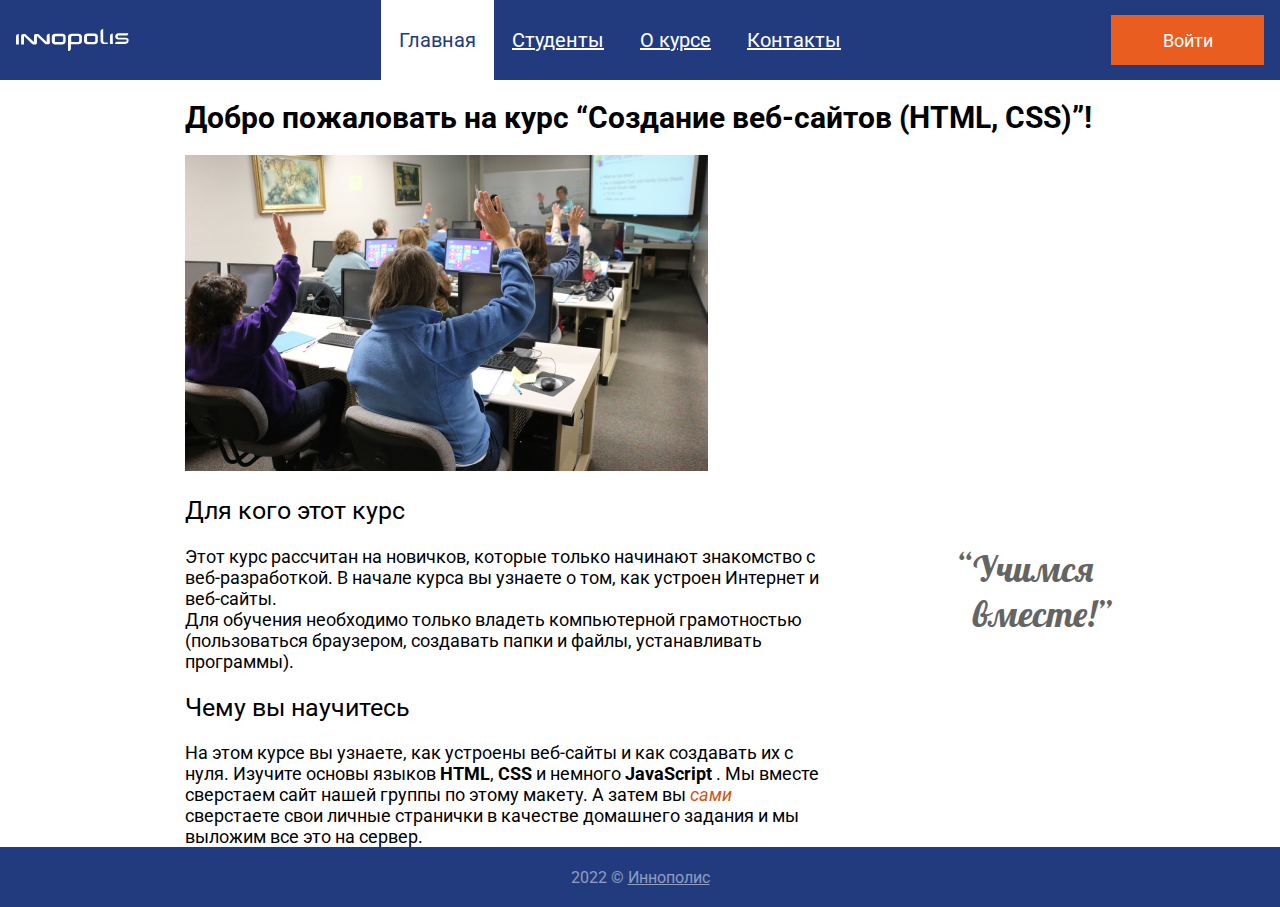
<file: index.html>
<!DOCTYPE html>
<html lang="ru">
<head>
    <meta charset="UTF-8">
    <meta name="viewport" content="width=device-width, initial-scale=1.0">
    <title>Сайт группы</title>
    <link rel="stylesheet" href="css/style.css">
    <link rel="preconnect" href="https://fonts.googleapis.com">
<link rel="preconnect" href="https://fonts.gstatic.com" crossorigin>
<link href="https://fonts.googleapis.com/css2?family=Lobster&family=Roboto:ital,wght@0,400;0,700;1,400&display=swap" rel="stylesheet">
<script defer src="js/login-popup.js"></script>
</head>
<body class="page">
    <header class="header">
        <img  class="site-logo" src="img/logo.svg" alt="Логотип">
        <ul class="site-menu">
            <li> <a class="menu-link active-link"   href="#">Главная</a></li>
            <li> <a class="menu-link"  href="pages/students.html">Студенты</a></li> 
            <li> <a class="menu-link"  href="pages/about.html">О курсе</a></li>
            <li> <a class="menu-link"  href="pages/contact.html"> Контакты</a></li>
        </ul>
        <a class="login-button" href="login.html">Войти</a>
        <div class="login-popup" >
            <h2 class="login-heading">Войти на сайт</h2>
            <form class="login-form" action="#" method="get">
                <input class="login-input" name="login" type="text" placeholder="Логин" required="">
                <input class="password-input" name="password" type="password" placeholder="Пароль" required="">
                <button class="popup-button" type="submit">Войти</button>
            </form>
        </div>
    </header>
    <main class="main">
        <h1 class="main-heading">Добро пожаловать на курс “Создание веб-сайтов (HTML, CSS)”!</h1>
         <img class="class-photo" src="img/class.jpg" alt="Фото компьютерного класса" width="523" height="316">
        <h2>Для кого этот курс</h2>
       <div class="intro-wrapper">
        <p class="intro-text">Этот курс рассчитан на новичков, которые только начинают знакомство с веб-разработкой. В начале курса вы узнаете о том, как устроен Интернет и веб-сайты.<br>
        Для обучения необходимо только владеть компьютерной грамотностью (пользоваться браузером, создавать папки и файлы, устанавливать программы).</p>
        <aside class="intro-aside">
            <blockquote>Учимся <br> вместе!</blockquote>
        </aside>
        </div>

        <h2>Чему вы научитесь</h2>
        <p class="intro-text">На этом курсе вы узнаете, как устроены веб-сайты и как создавать их с нуля. Изучите основы языков <strong>HTML</strong>, <strong>CSS</strong> и немного <strong>JavaScript</strong> . Мы вместе сверстаем сайт нашей группы по этому макету. А затем вы <em>сами</em> сверстаете свои личные странички в качестве домашнего задания и мы выложим все это на сервер.</p>
        </main>
    <footer class="footer">
        <p class="copywrite">2022	&copy; <a class="innop-link" href="https://innopolis.com/">Иннополис</a></p>
    </footer>


</body>
</file>
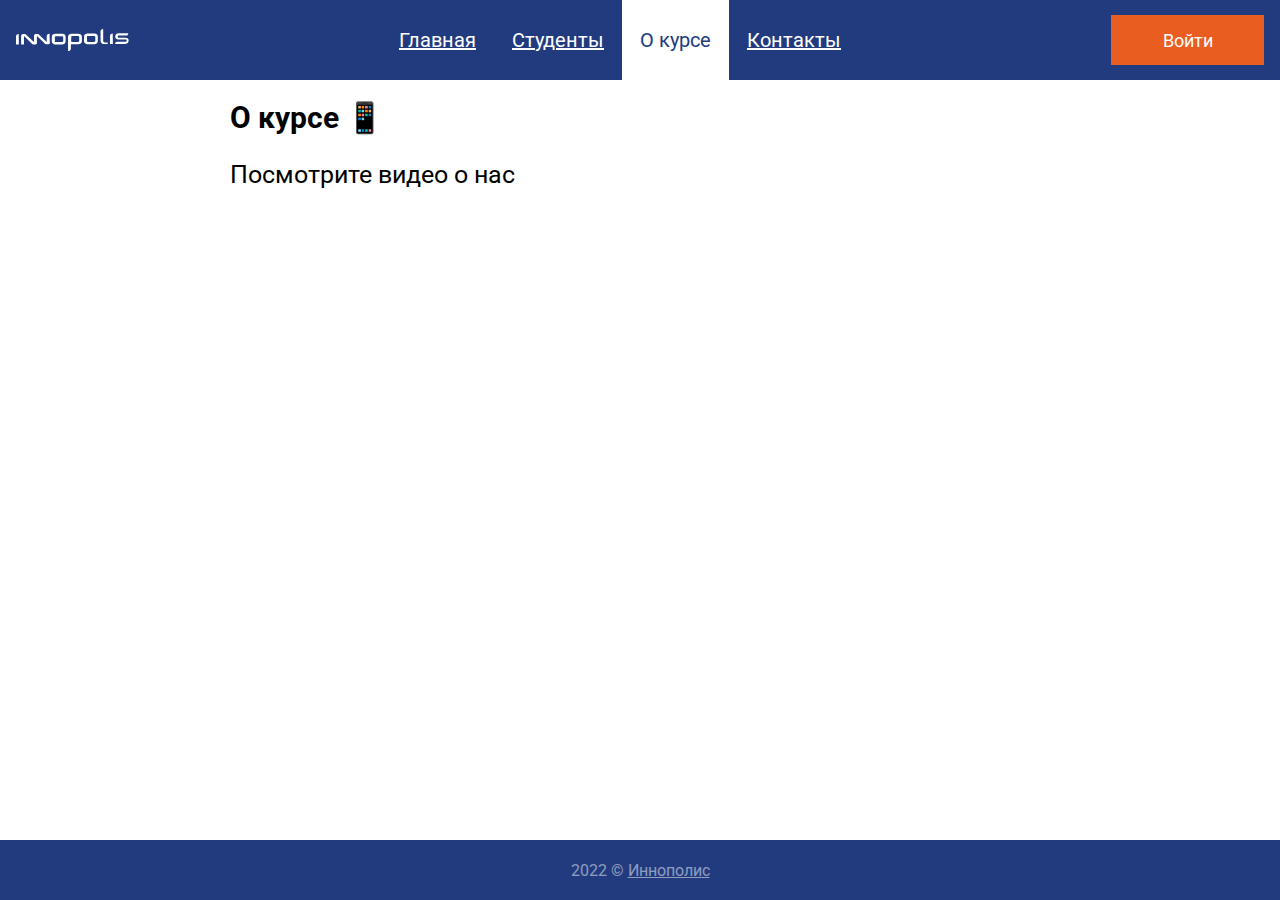
<file: pages/about.html>
<!DOCTYPE html>
<html lang="ru">
<head>
    <meta charset="UTF-8">
    <meta name="viewport" content="width=device-width, initial-scale=1.0">
    <title>О курсе-Сайт группы</title>
    <link rel="stylesheet" href="../css/style.css">
    <link rel="preconnect" href="https://fonts.googleapis.com">
<link rel="preconnect" href="https://fonts.gstatic.com" crossorigin>
<link href="https://fonts.googleapis.com/css2?family=Roboto:ital,wght@0,400;0,700;1,400&display=swap" rel="stylesheet">
<script defer src="../js/login-popup.js"></script>
</head>
<body class="page">
    <header class="header">
        <img  class="site-logo" src="../img/logo.svg" alt="Логотип">
        <ul class="site-menu">
            <li> <a class="menu-link "   href="../index.html">Главная</a></li>
            <li> <a class="menu-link "  href="students.html">Студенты</a></li> 
            <li> <a class="menu-link active-link"  href="#">О курсе</a></li>
            <li> <a class="menu-link"  href="contact.html"> Контакты</a></li>
        </ul>
        <a class="login-button" href="login.html">Войти</a>
        <div class="login-popup" >
            <h2 class="login-heading">Войти на сайт</h2>
            <form class="login-form" action="#" method="get">
                <input class="login-input" name="login" type="text" placeholder="Логин" required="">
                <input class="password-input" name="password" type="password" placeholder="Пароль" required="">
                <button class="popup-button" type="submit">Войти</button>
            </form>
        </div>
    </header>
    <main class="main main-about">
        <h1 class="main-heading">О курсе 📱</h1>
        <p class="about-text">Посмотрите видео о нас</p>
        <iframe class="about-video" width="560" height="315" src="https://www.youtube.com/embed/B9E8I0NUwbs" title="YouTube video player" frameborder="0" allow="accelerometer; autoplay; clipboard-write; encrypted-media; gyroscope; picture-in-picture" allowfullscreen></iframe>
    </main>
    <footer class="footer">
        <p class="copywrite">2022	&copy; <a class="innop-link" href="https://innopolis.com/">Иннополис</a></p>
    </footer>


</body>
</file>
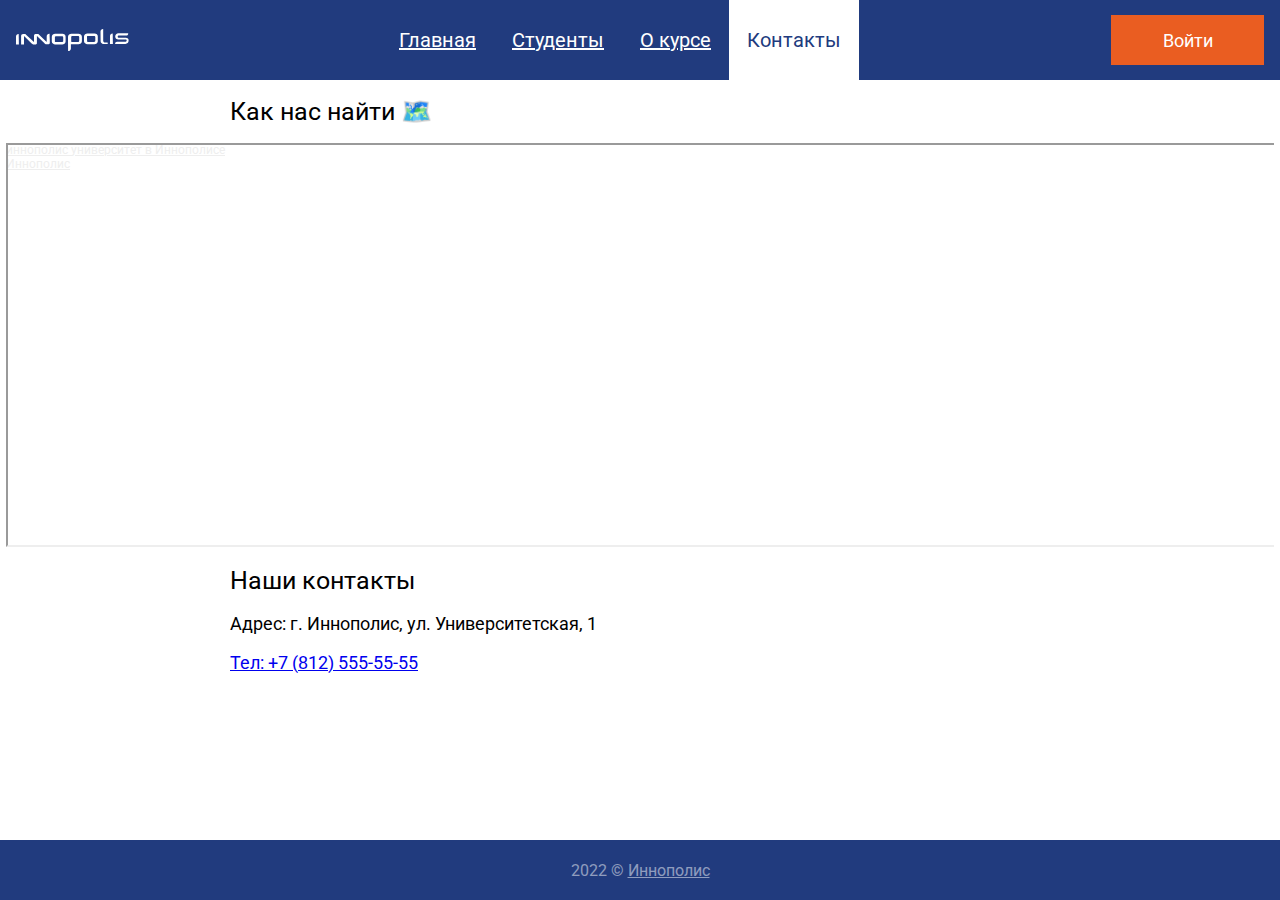
<file: pages/contact.html>
<!DOCTYPE html>
<html lang="ru">
<head>
    <meta charset="UTF-8">
    <meta name="viewport" content="width=device-width, initial-scale=1.0">
    <title>Контакты-Сайт группы</title>
    <link rel="stylesheet" href="../css/style.css">
    <link rel="preconnect" href="https://fonts.googleapis.com">
<link rel="preconnect" href="https://fonts.gstatic.com" crossorigin>
<link href="https://fonts.googleapis.com/css2?family=Roboto:ital,wght@0,400;0,700;1,400&display=swap" rel="stylesheet">
<script defer src="../js/login-popup.js"></script>
</head>
<body class="page">
    <header class="header">
        <img  class="site-logo" src="../img/logo.svg" alt="Логотип">
        <ul class="site-menu">
            <li> <a class="menu-link"   href="../index.html">Главная</a></li>
            <li> <a class="menu-link"  href="students.html">Студенты</a></li> 
            <li> <a class="menu-link"  href="about.html">О курсе</a></li>
            <li> <a class="menu-link active-link"  href="#"> Контакты</a></li>
        </ul>
        <a class="login-button" href="login.html">Войти</a>
        <div class="login-popup" >
            <h2 class="login-heading">Войти на сайт</h2>
            <form class="login-form" action="#" method="get">
                <input class="login-input" name="login" type="text" placeholder="Логин" required="">
                <input class="password-input" name="password" type="password" placeholder="Пароль" required="">
                <button class="popup-button" type="submit">Войти</button>
            </form>
        </div>
    </header>
    <main class="main contacts-about">
        <h1 class="main-heading contacts-heading">Как нас найти 🗺️️</h1>
        <div style="position:relative;overflow:hidden;"><a href="https://yandex.ru/maps/121642/innopolis/search/%D0%B8%D0%BD%D0%BD%D0%BE%D0%BF%D0%BE%D0%BB%D0%B8%D1%81%20%D1%83%D0%BD%D0%B8%D0%B2%D0%B5%D1%80%D1%81%D0%B8%D1%82%D0%B5%D1%82/?utm_medium=mapframe&utm_source=maps" style="color:#eee;font-size:12px;position:absolute;top:0px;">иннополис университет в Иннополисе</a><a href="https://yandex.ru/maps/121642/innopolis/?utm_medium=mapframe&utm_source=maps" style="color:#eee;font-size:12px;position:absolute;top:14px;">Иннополис</a><iframe class="contacts-maps" src="https://yandex.ru/map-widget/v1/-/CCUZ6ZRWxA" width="560" height="400" frameborder="1" allowfullscreen="true" style="position:relative; width: 100%;"></iframe></div>
        <h2 class="contacts-text">Наши контакты</h2>
        <address class="contacts-address">
           <p> Адрес: г. Иннополис, ул. Университетская, 1</p>
            <a class="contacts-tel" href="tel:+78125555555">Тел: +7 (812) 555-55-55 </a>
        </address>
    </main>
    <footer class="footer">
        <p class="copywrite">2022	&copy; <a class="innop-link" href="https://innopolis.com/">Иннополис</a></p>
    </footer>

</body>
</file>
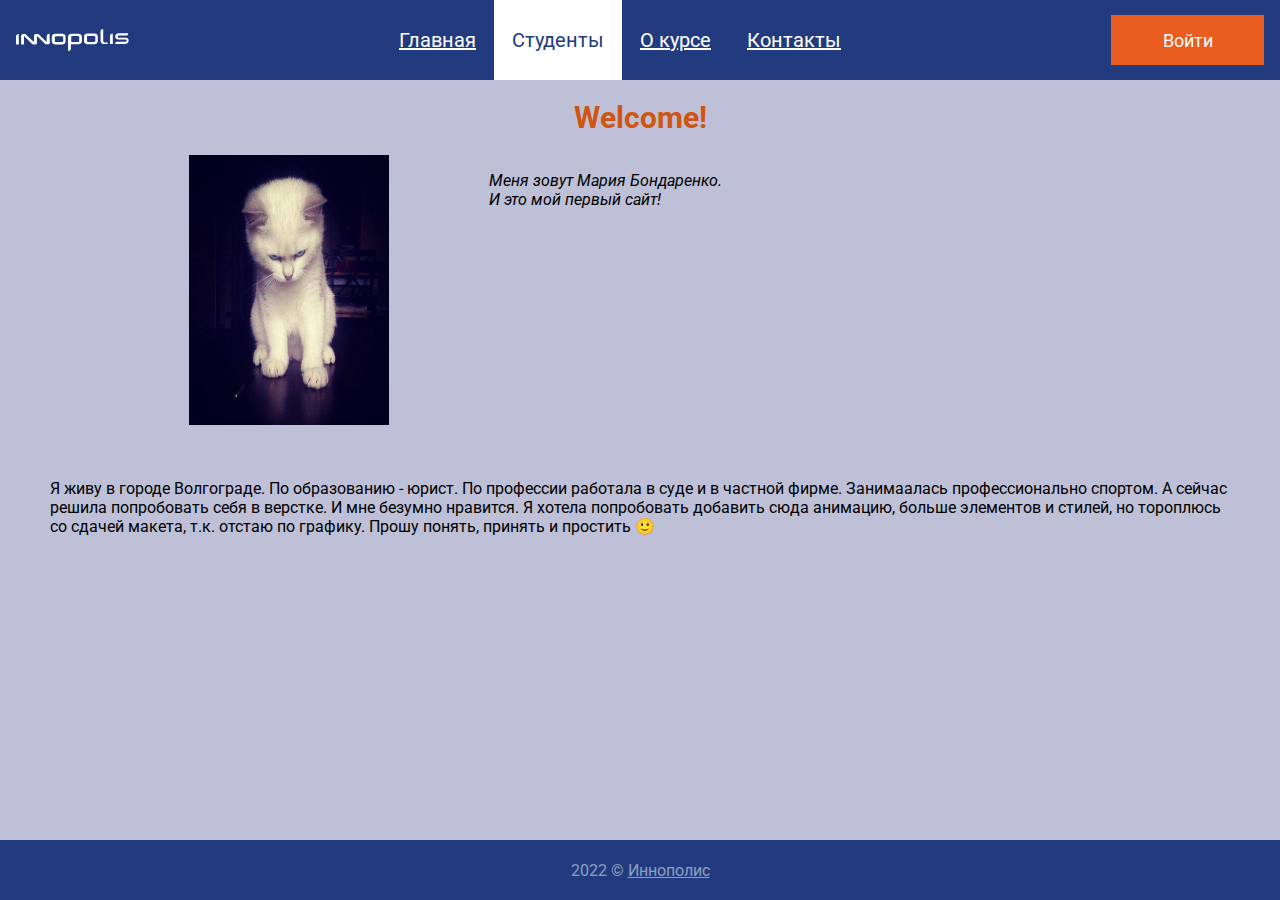
<file: pages/my-page.html>
<!DOCTYPE html>
<html lang="ru">
<head>
    <meta charset="UTF-8">
    <meta name="viewport" content="width=device-width, initial-scale=1.0">
    <title>Сайт группы</title>
    <link rel="stylesheet" href="../css/style.css">
    <link rel="preconnect" href="https://fonts.googleapis.com">
<link rel="preconnect" href="https://fonts.gstatic.com" crossorigin>
<link href="https://fonts.googleapis.com/css2?family=Roboto:ital,wght@0,400;0,700;1,400&display=swap" rel="stylesheet">
<script defer src="../js/login-popup.js"></script>
</head>
<body class="page">
    <header class="header">
        <img  class="site-logo" src="../img/logo.svg" alt="Логотип">
        <ul class="site-menu">
            <li> <a class="menu-link"   href="../index.html">Главная</a></li>
            <li> <a class="menu-link active-link"  href="students.html">Студенты</a></li> 
            <li> <a class="menu-link"  href="about.html">О курсе</a></li>
            <li> <a class="menu-link"  href="contact.html"> Контакты</a></li>
        </ul>
        <a class="login-button" href="login.html">Войти</a>
        <div class="login-popup" >
            <h2 class="login-heading">Войти на сайт</h2>
            <form class="login-form" action="#" method="get">
                <input class="login-input" name="login" type="text" placeholder="Логин" required="">
                <input class="password-input" name="password" type="password" placeholder="Пароль" required="">
                <button class="popup-button" type="submit">Войти</button>
            </form>
        </div>
    </header>
    <main class="main mypage-main" >
        <h1 class="main-heading my-heading">Welcome! </h1>
       
        <div class="intro-wrapper about-me">
            <img class="photo page-photo" src="../img/IMG_0270.JPG" alt="Аватар студента" width="200" height="270">
            <p class="my-text"> <em>Меня зовут Мария Бондаренко. <br> И это мой первый сайт! </em></p>
            </div> 
            <p class="hope" > Я живу в городе Волгограде. По образованию - юрист. По профессии работала в суде и в частной фирме. Занимаалась профессионально спортом. А сейчас решила попробовать себя в верстке. И мне безумно нравится. Я хотела попробовать  добавить сюда анимацию, больше элементов и стилей, но тороплюсь со сдачей макета, т.к. отстаю по графику. Прошу понять, принять и простить &#128578; </p>
    </main>
    <footer class="footer">
        <p class="copywrite">2022	&copy; <a class="innop-link" href="https://innopolis.com/">Иннополис</a></p>
    </footer>


</body>
</file>
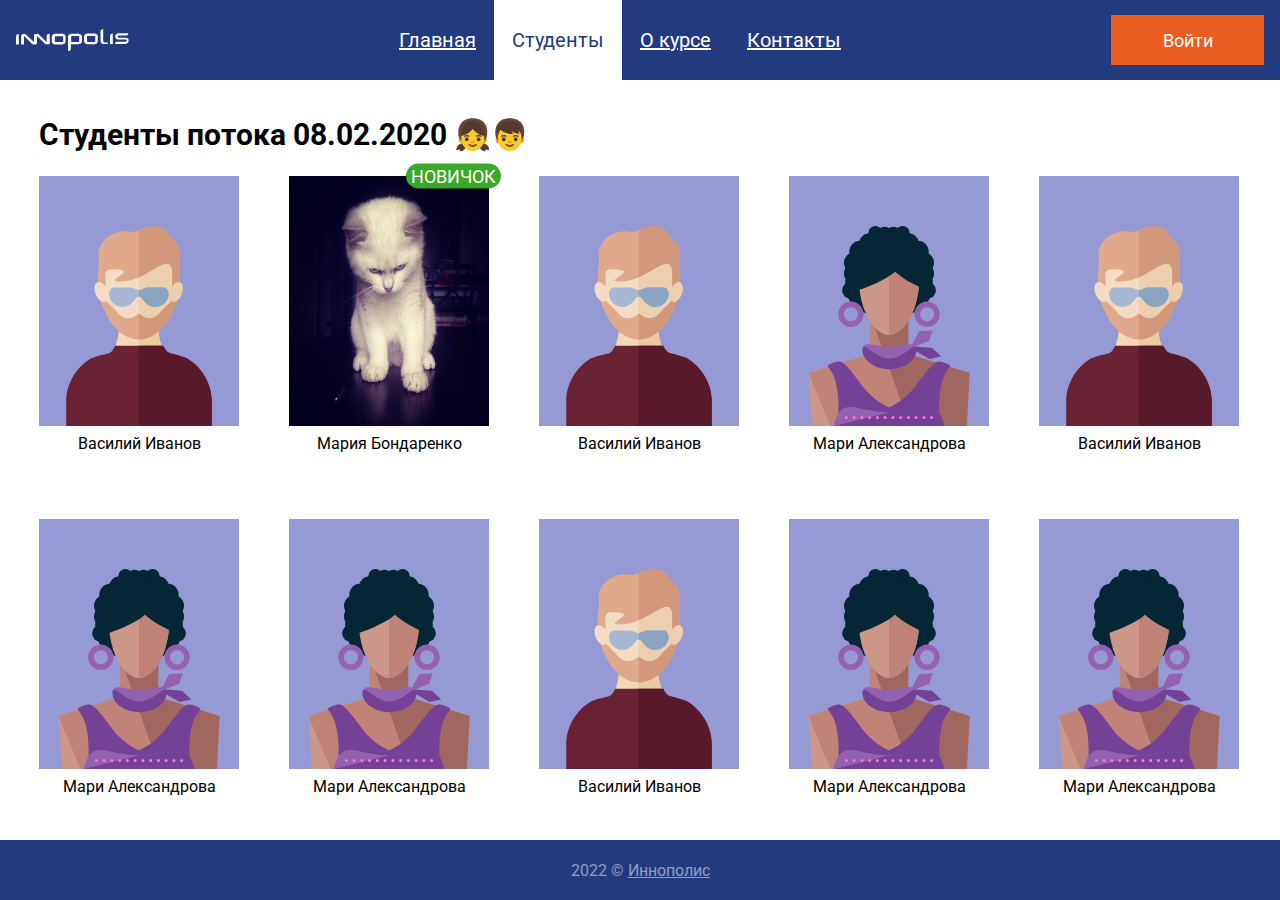
<file: pages/students.html>
<!DOCTYPE html>
<html lang="ru">
<head>
    <meta charset="UTF-8">
    <meta name="viewport" content="width=device-width, initial-scale=1.0">
    <title>Студенты-Сайт группы</title>
    <link rel="stylesheet" href="../css/style.css">
    <link rel="preconnect" href="https://fonts.googleapis.com">
<link rel="preconnect" href="https://fonts.gstatic.com" crossorigin>
<link href="https://fonts.googleapis.com/css2?family=Roboto:ital,wght@0,400;0,700;1,400&display=swap" rel="stylesheet">
<script defer src="../js/login-popup.js"></script>
</head>
<body class="page">
    <header class="header student-header">
        <img  class="site-logo" src="../img/logo.svg" alt="Логотип">
        <ul class="site-menu">
            <li> <a class="menu-link "   href="../index.html">Главная</a></li>
            <li> <a class="menu-link active-link"  href="#">Студенты</a></li> 
            <li> <a class="menu-link"  href="about.html">О курсе</a></li>
            <li> <a class="menu-link"  href="contact.html"> Контакты</a></li>
        </ul>
        <a class="login-button" href="login.html">Войти</a>
        <div class="login-popup" >
            <h2 class="login-heading">Войти на сайт</h2>
            <form class="login-form" action="#" method="get">
                <input class="login-input" name="login" type="text" placeholder="Логин" required="">
                <input class="password-input" name="password" type="password" placeholder="Пароль" required="">
                <button class="popup-button" type="submit">Войти</button>
            </form>
        </div>
    </header>
    <main class="main main-students">
        <h1 class="main-heading student-heading" > Студенты потока 08.02.2020 👧👦</h1>
        <div class="students">

            <a class="student-link" href="">
            <section class="student" >
                <img class="photo"  src="../img/avatar-man.svg" alt="Аватар студента" width="200" height="270">
                <p class="student-name">Василий Иванов</p>
            </section>
            </a>
            <a class="student-link" href="my-page.html">
            <section class="student">
                <img class="photo my-photo" src="../img/IMG_0270.JPG" alt="Аватар студента" width="200" height="270">
                <p class="student-name">Мария Бондаренко</p>
                <span class="student-new"> новичок</span> 
            </section>
            </a>
                <a class="student-link" href="">
            <section class="student">
                <img class="photo" src="../img/avatar-man.svg" alt="Аватар студента" width="200" height="270">
                <p class="student-name">Василий Иванов</p>
            </section>
            </a>
            <a class="student-link" href="">
            <section class="student">
                <img class="photo" src="../img/avatar-wooman.svg" alt="Аватар студента" width="200" height="270">
                <p class="student-name">Мари Александрова</p>
            </section>
            </a>
            <a class="student-link" href="">
            <section class="student">
                <img class="photo" src="../img/avatar-man.svg" alt="Аватар студента" width="200" height="270">
                <p class="student-name">Василий Иванов</p>
            </section>
            </a>
            <a class="student-link" href="">
            <section class="student">
                <img class="photo" src="../img/avatar-wooman.svg" alt="Аватар студента" width="200" height="270">
                <p class="student-name">Мари Александрова</p>
            </section>
            </a>
            <a class="student-link" href="">
            <section class="student">
                    <img class="photo" src="../img/avatar-wooman.svg" alt="Аватар студента" width="200" height="270">
                    <p class="student-name">Мари Александрова</p>
            </section>
             </a>
            <a class="student-link" href="">
            <section class="student">
                    <img class="photo" src="../img/avatar-man.svg" alt="Аватар студента" width="200" height="270">
                    <p class="student-name">Василий Иванов</p>
             </section>
            </a>
            <a class="student-link" href="">
            <section class="student">
                    <img class="photo" src="../img/avatar-wooman.svg" alt="Аватар студента" width="200" height="270">
                    <p class="student-name">Мари Александрова</p>
            </section>
            </a>
            <a class="student-link" href="">
            <section class="student">
                        <img class="photo" src="../img/avatar-wooman.svg" alt="Аватар студента" width="200" height="270">
                        <p class="student-name">Мари Александрова</p>
             </section>
            </a>          
               
                       
        </div>
    </main>
    <footer class="footer">
        <p class="copywrite">2022	&copy; <a class="innop-link" href="https://innopolis.com/">Иннополис</a></p>
    </footer>


</body>
</file>
<file: css/style.css>
.page{
    display: flex;
    flex-direction: column;
    min-height: 100vh;
    font-family: 'Roboto',sans-serif;
    margin: 0;
}

.header{
    box-sizing:border-box ;
    width: 100%;
    max-width: 1300px; 
    margin: 0 auto;
    padding:0 16px;
    min-height: 80px;
    display: flex;
    flex-wrap: wrap;
    justify-content: space-between;
    align-items: center;
    background-color:#213B7E ;
}


.site-menu{
    align-self: stretch;
    display: flex;
    flex-wrap: wrap;
    list-style: none;
    margin: 0;
    padding: 0;       
  }

   .site-menu >li{
    display: flex;
    min-height: 80px;
      }

.menu-link{
    display: flex;
    align-items: center;
    font-family: 'Roboto';
    font-style: normal;
    font-weight: 400;
    font-size:  20px;
    color: #FFFFFF ;
    padding: 0 18px;
    background-color: #213B7E;
    }

.menu-link:hover{
    background-color: #FFFFFF;
    color: #213B7E;
    text-decoration: none;
}

.login-button{
    display: flex;
    justify-content: center;
    align-items: center;
    width: 153px;
    min-height: 50px;
    font-family: 'Roboto';
    font-style: normal;
    font-weight: 400;
    font-size:  18px;
    color: #FFFFFF;
    background-color: #EA5D21;
    text-decoration: none;
}

/* Login-popup */

.login-popup{
    display: none;
    position: fixed;
    z-index: 1;
    bottom: 0;
    left: 50%;
    /* top: 20%; */
    transform: translate(-50%, -20%);
    box-sizing: border-box;
    width: 100%;
    max-width: 500px;
    min-height: 418px;
    padding: 26px 28px 56px;
    background-color: #FFFFFF;
    border: 1px solid  #213B7E;
    box-shadow: 5px 5px 4px 0  rgba(0, 0, 0, 0.25);
}

.login-form{
    display: flex;
    align-items: center;
    flex-direction: column;
}

.login-form > input{
    width: 100%;
    max-width: 444px;
    min-height: 55px;
    margin-bottom: 56px;
    border: 1px solid #808080;
    }

.popup-button{
    font-family: 'Roboto', sans-serif;
    font-weight: 400;
    font-size: 18px;
    display: flex;
    justify-content: center;
    align-items: center;
    width: 153px;
    min-height: 50px;
    text-decoration: none;
    color: #FFFFFF;
    background-color: #fa6113;
    border: none;    
}


.login-form > input{
    padding: 0 1em;
}

.active-link{
    background-color: #FFFFFF;
    color: #213B7E;
    text-decoration: none;
}
.main{
    box-sizing: border-box;
    width: 100%;
    max-width: 911px;
    padding: 0 16px;
    margin: 0 auto;
    flex-grow: 1;
}
@media (min-width:911px){
    .main {
        padding: 0 0;
    }
}

.class-photo{
    width: 100% ;
    max-width: 523px;
    height: 316px;
    object-fit: cover;
    /* padding: 0 16px; */
}

.main-heading{
    font-family:'Roboto';
    font-style: normal;
    font-weight: 700;
    font-size: 30px;
    line-height: 1.17;
    box-sizing: border-box;
    /* padding-left: 16px;
    padding-right: 0; */
  }


h2{
    font-family:'Roboto';
    font-style: normal;
    font-weight: 400;
    font-size: 25px;
    line-height: 29px;
    /* padding: 0 16px; */
    
}

.intro-wrapper{
    display: flex;
    flex-wrap: wrap;
    justify-content: space-between;
}
.intro-text{
    margin: 0;
    width: 100%;
    max-width: 634px; 
    font-family:'Roboto';
    font-style: normal;
    font-weight: 400;
    font-size: 18px;
    line-height: 21px;
    /* padding: 0 16px; */
}
.intro-aside{
    color: rgba(100, 100, 100, 1);
    font-family: 'Lobster';
    font-style: normal;
    font-weight: 400;
    font-size: 36px;
    line-height: 45px;
    
    
}
.intro-aside > blockquote{
    margin: 0;
    position: relative;
}
.intro-aside > blockquote::before {
    content:'\201C' ;
    position: absolute;
    left: -17px;
    top:-4px;
}

.intro-aside > blockquote::after {
content:'\201D' ;
position: absolute;
    right: -15px;
}
.intro-text > strong {
    font-weight: 700;
}

.intro-text > em {
    color:#CF5510 ;
    font-style: italic ;
}

/* Students */

.student-header{
    margin-bottom: 37px;
}

.main-students{
    max-width: 1202px;
}
.student-heading{
max-width: 1202px;
/* padding: 0 13px; */
margin: 0 auto;
margin-bottom: 24px;
box-sizing: border-box;

}

.students {
    display: flex;
    flex-wrap: wrap;
    flex: 1 1 0;
    max-width: 1202px;
    gap: 50px;
     /* padding: 0 5px; */
    margin: 0 auto;
    box-sizing: border-box;
} 

.student-link {
    display: flex;
    flex-direction: column;
    align-items: center;
    /* flex: 1 1 0; */
    /* outline: 1px solid black; */
    padding-bottom: 0px;
    box-sizing: border-box;
    /* background-color: #969ad4; */
    text-decoration: none;
    color: #000000;
    max-width: 200px;
    
    
}

.student{
    display: flex;
    flex-direction: column;
    align-items: center;
    flex: 1 1 0;
    position: relative;
    /* outline: 1px solid black; */
    /* padding: 1em; */
    box-sizing: border-box;
    width: 200px;
    /* background-color: #969ad4; */
}

@media (min-width: 1150px){
.student-link {
    max-width: calc(100%/3);
}
}
.student-new{
position: absolute;
top: 0;
right: -12px;
transform: translateY(-50%);
display: flex;
padding: 2px 5px;
font-family:'Roboto';
font-style: normal;
font-weight: 400;
font-size: 18px;
line-height: 21px;
background-color: #3aa828;
color: #FFFFFF;
text-transform: uppercase;
border-radius: 20px;

}

.student > img{
    height: auto;
}

.student-name {
    margin: 0;
    margin-bottom: 1em;
    display: block;
    text-align: center;
    }

.photo {
    background-color: #969ad4;
    padding-top: 50px;
    margin-bottom: 8px;
    /* height: auto; */
    
}

.my-photo{
    padding-top: 0px;  
    min-height: 250px;
}


/* My-page */
.mypage-main {
    background-color: #bec0d7;
    width: 100%;
    max-width: 1300px;
}

.my-heading{
    color:#CF5510;
    display: flex;
    justify-content: center;
}
.about-me{
    max-width: 911px;
    display: flex;
    justify-content: center;
    gap: 100px;
  
    
}
.page-photo{
    padding: 0 0 ;
}

.hope {
    padding: 30px 50px;
}

/* About */
.main-about{
    max-width: 820px;
}
/* .about-heading{
    max-width: 820px;
    margin: 0 auto;
} */

.about-text{
    font-family: Roboto;
    font-style: normal;
    font-size: 25px;
    font-weight: 400;
    line-height: 29px;
   
}
.about-video{
    width: 100%;
    min-height: 550px;
}

/* Contacts */
.contacts-about{
    width: 100%; 
    max-width: 1268px; 
        }         
.contacts-heading{
    max-width: 820px;
    margin-left: auto;
    margin-right: auto;
    font-family: Roboto;
    font-style: normal;
    font-size: 25px;
    font-weight: 400;
    line-height: 29px; 
}   
.contacts-text{
    max-width: 820px;
    font-family: Roboto;
    font-style: normal;
    font-size: 25px;
    font-weight: 400;
    line-height: 29px;
    margin: 0 auto;
}

.contacts-maps{
    width: 100%;
    margin-bottom: 15px;

}
.contacts-address{
    max-width: 820px;
    font-family: Roboto;
    font-style: normal;
    font-size: 18px;
    font-weight: 400;
    line-height: 21px;
    margin: 0 auto;

}

.contacts-tel{
    max-width: 820px;
    font-family: Roboto;
    font-style: normal;
    font-size: 18px;
    font-weight: 400;
    line-height: 21px;
    margin: 0 auto;
}


.footer{
    box-sizing: border-box;
    width: 100%;
    max-width: 1300px; 
    margin: 0 auto;
    padding: 0 16px;
    min-height: 60px;
    display: flex;
    flex-wrap: wrap;
    justify-content: center;
    align-items: center;
    background-color: rgba(33, 59, 126, 1) ;
}

.copywrite {
    color: rgba(255, 255, 255, 0.5) ;
}

.innop-link{ 
    color:  rgba(255, 255, 255, 0.5) ;
}

@media  (max-width: 630px){
    .header{
        justify-content: center;
        padding: 1em 16px;
        gap: 1em;
        row-gap: 1em;
        column-gap: 1em;
    }
    .site-logo{
        width: 100%;
        min-height: 80px;
    }
    .site-menu{
        justify-content: center;
    }
}

/* JS */
.active-link{
    background-color: #FFFFFF;
    color: #213B7E;
    text-decoration: none;}
.show-popup{
    display: block;
}
</file>
